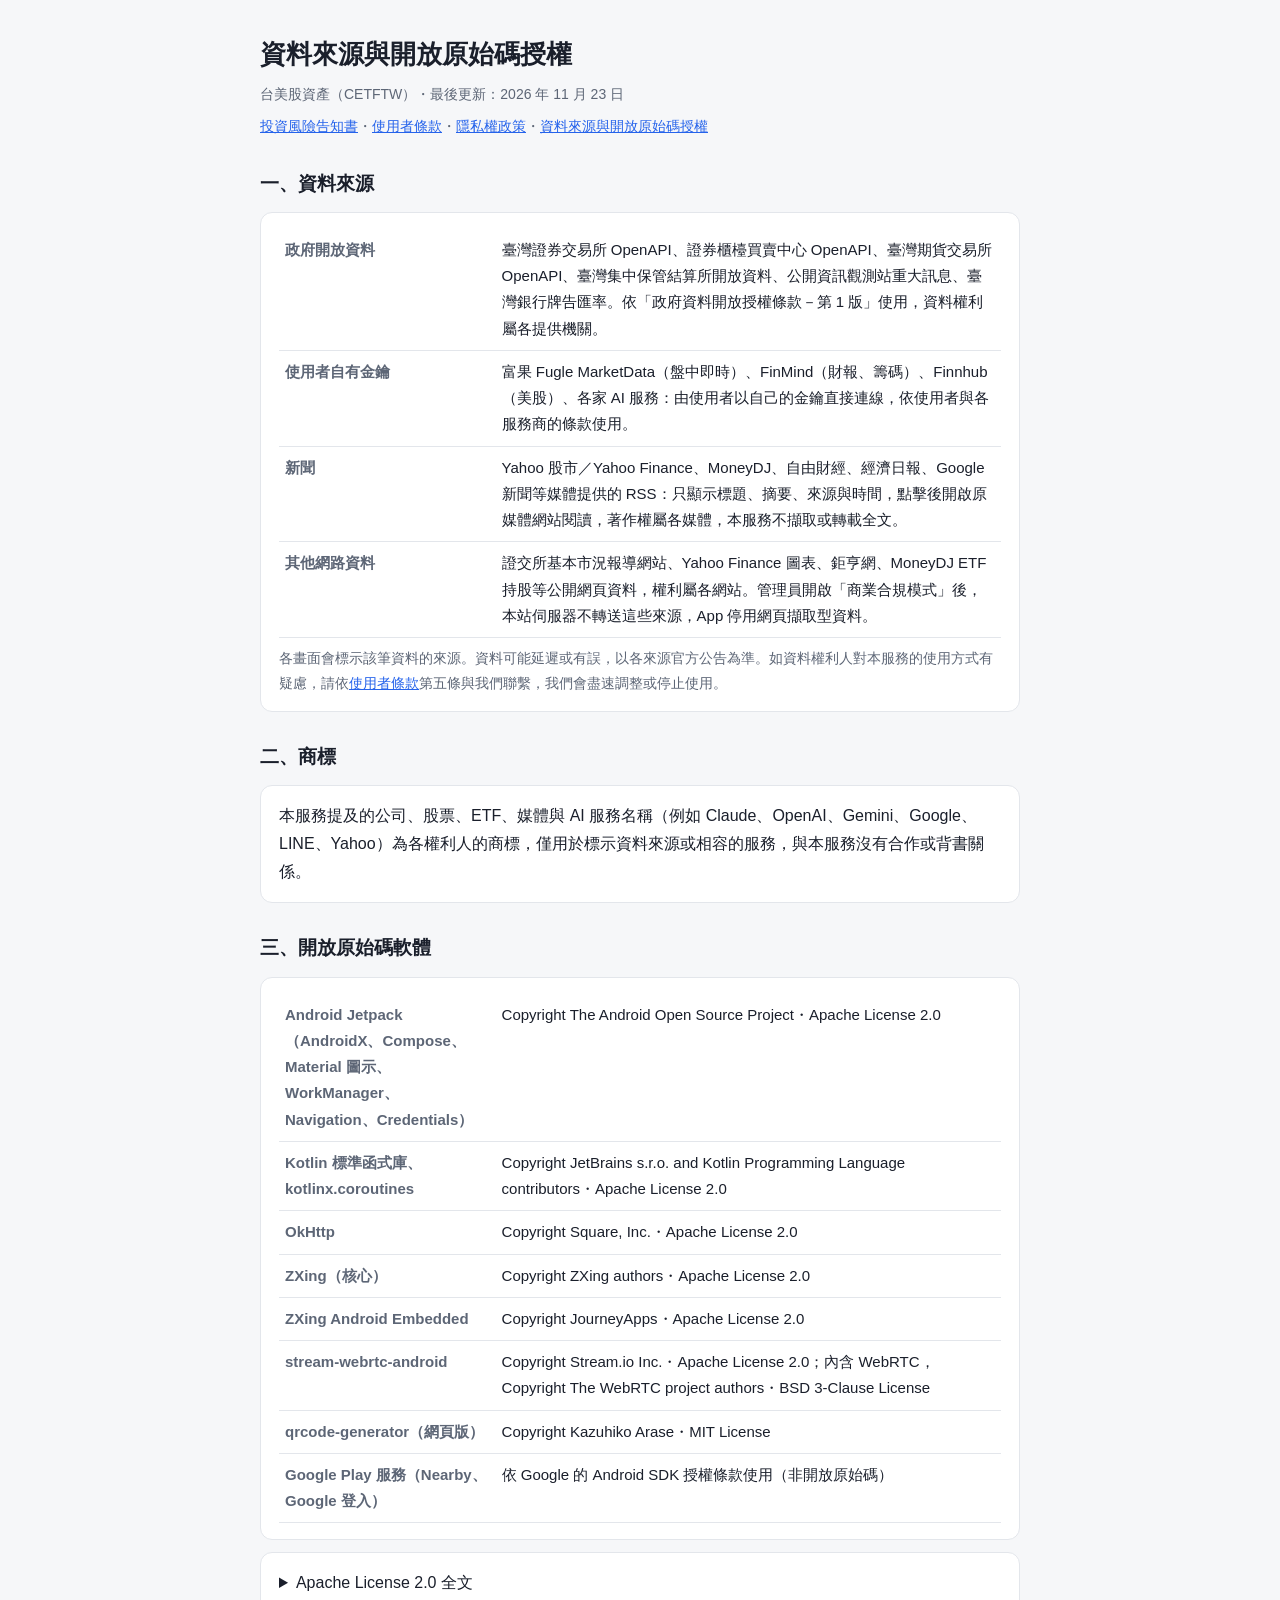
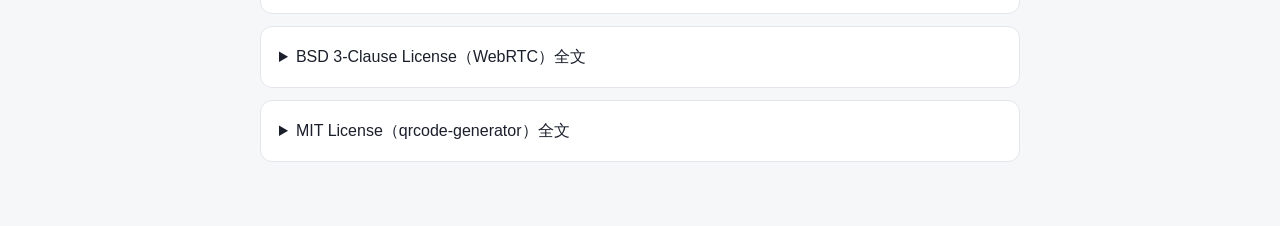
<file: web/notice.html>
<!doctype html>
<html lang="zh-Hant-TW">
<head>
<meta charset="utf-8">
<meta name="viewport" content="width=device-width, initial-scale=1">
<title>資料來源與開放原始碼授權｜台美股資產</title>
<style>
  :root { --bg: #f6f7f9; --card: #fff; --text: #1a1f2b; --muted: #5d6676; --line: #e3e6eb; --primary: #2563eb; }
  @media (prefers-color-scheme: dark) { :root { --bg: #11151c; --card: #1a2029; --text: #e7ebf1; --muted: #9aa4b2; --line: #2a323e; --primary: #6ea0ff; } }
  body { margin: 0; background: var(--bg); color: var(--text); font: 16px/1.75 -apple-system, "Segoe UI", "Noto Sans TC", "PingFang TC", sans-serif; }
  main { max-width: 760px; margin: 0 auto; padding: 24px 16px 64px; }
  h1 { font-size: 26px; margin: 8px 0 4px; } h2 { font-size: 19px; margin: 28px 0 8px; }
  .muted { color: var(--muted); font-size: 14px; }
  .card { background: var(--card); border: 1px solid var(--line); border-radius: 12px; padding: 16px 18px; margin-top: 12px; }
  table { width: 100%; border-collapse: collapse; font-size: 15px; } th, td { text-align: left; vertical-align: top; padding: 8px 6px; border-bottom: 1px solid var(--line); }
  th { color: var(--muted); font-weight: 600; width: 30%; } a { color: var(--primary); } ul { padding-left: 20px; margin: 6px 0; }
</style>
</head>
<body>
<main>
  <h1>資料來源與開放原始碼授權</h1>
  <div class="muted">台美股資產（CETFTW）・最後更新：2026 年 11 月 23 日</div>
  <div class="muted" style="margin-top:8px"><a href="/web/risk.html">投資風險告知書</a>・<a href="/web/terms.html">使用者條款</a>・<a href="/web/privacy.html">隱私權政策</a>・<a href="/web/notice.html">資料來源與開放原始碼授權</a></div>

  <h2>一、資料來源</h2>
  <div class="card"><table>
    <tr><th>政府開放資料</th><td>臺灣證券交易所 OpenAPI、證券櫃檯買賣中心 OpenAPI、臺灣期貨交易所 OpenAPI、臺灣集中保管結算所開放資料、公開資訊觀測站重大訊息、臺灣銀行牌告匯率。依「政府資料開放授權條款－第 1 版」使用，資料權利屬各提供機關。</td></tr>
    <tr><th>使用者自有金鑰</th><td>富果 Fugle MarketData（盤中即時）、FinMind（財報、籌碼）、Finnhub（美股）、各家 AI 服務：由使用者以自己的金鑰直接連線，依使用者與各服務商的條款使用。</td></tr>
    <tr><th>新聞</th><td>Yahoo 股市／Yahoo Finance、MoneyDJ、自由財經、經濟日報、Google 新聞等媒體提供的 RSS：只顯示標題、摘要、來源與時間，點擊後開啟原媒體網站閱讀，著作權屬各媒體，本服務不擷取或轉載全文。</td></tr>
    <tr><th>其他網路資料</th><td>證交所基本市況報導網站、Yahoo Finance 圖表、鉅亨網、MoneyDJ ETF 持股等公開網頁資料，權利屬各網站。管理員開啟「商業合規模式」後，本站伺服器不轉送這些來源，App 停用網頁擷取型資料。</td></tr>
  </table>
  <div class="muted" style="margin-top:8px">各畫面會標示該筆資料的來源。資料可能延遲或有誤，以各來源官方公告為準。如資料權利人對本服務的使用方式有疑慮，請依<a href="/web/terms.html">使用者條款</a>第五條與我們聯繫，我們會盡速調整或停止使用。</div></div>

  <h2>二、商標</h2>
  <div class="card">本服務提及的公司、股票、ETF、媒體與 AI 服務名稱（例如 Claude、OpenAI、Gemini、Google、LINE、Yahoo）為各權利人的商標，僅用於標示資料來源或相容的服務，與本服務沒有合作或背書關係。</div>

  <h2>三、開放原始碼軟體</h2>
  <div class="card"><table>
    <tr><th>Android Jetpack（AndroidX、Compose、Material 圖示、WorkManager、Navigation、Credentials）</th><td>Copyright The Android Open Source Project・Apache License 2.0</td></tr>
    <tr><th>Kotlin 標準函式庫、kotlinx.coroutines</th><td>Copyright JetBrains s.r.o. and Kotlin Programming Language contributors・Apache License 2.0</td></tr>
    <tr><th>OkHttp</th><td>Copyright Square, Inc.・Apache License 2.0</td></tr>
    <tr><th>ZXing（核心）</th><td>Copyright ZXing authors・Apache License 2.0</td></tr>
    <tr><th>ZXing Android Embedded</th><td>Copyright JourneyApps・Apache License 2.0</td></tr>
    <tr><th>stream-webrtc-android</th><td>Copyright Stream.io Inc.・Apache License 2.0；內含 WebRTC，Copyright The WebRTC project authors・BSD 3-Clause License</td></tr>
    <tr><th>qrcode-generator（網頁版）</th><td>Copyright Kazuhiko Arase・MIT License</td></tr>
    <tr><th>Google Play 服務（Nearby、Google 登入）</th><td>依 Google 的 Android SDK 授權條款使用（非開放原始碼）</td></tr>
  </table></div>

  <details class="card"><summary>Apache License 2.0 全文</summary><pre style="white-space:pre-wrap;font-size:12px;line-height:1.5;margin:8px 0 0">
                                 Apache License
                           Version 2.0, January 2004
                        http://www.apache.org/licenses/

   TERMS AND CONDITIONS FOR USE, REPRODUCTION, AND DISTRIBUTION

   1. Definitions.

      &quot;License&quot; shall mean the terms and conditions for use, reproduction,
      and distribution as defined by Sections 1 through 9 of this document.

      &quot;Licensor&quot; shall mean the copyright owner or entity authorized by
      the copyright owner that is granting the License.

      &quot;Legal Entity&quot; shall mean the union of the acting entity and all
      other entities that control, are controlled by, or are under common
      control with that entity. For the purposes of this definition,
      &quot;control&quot; means (i) the power, direct or indirect, to cause the
      direction or management of such entity, whether by contract or
      otherwise, or (ii) ownership of fifty percent (50%) or more of the
      outstanding shares, or (iii) beneficial ownership of such entity.

      &quot;You&quot; (or &quot;Your&quot;) shall mean an individual or Legal Entity
      exercising permissions granted by this License.

      &quot;Source&quot; form shall mean the preferred form for making modifications,
      including but not limited to software source code, documentation
      source, and configuration files.

      &quot;Object&quot; form shall mean any form resulting from mechanical
      transformation or translation of a Source form, including but
      not limited to compiled object code, generated documentation,
      and conversions to other media types.

      &quot;Work&quot; shall mean the work of authorship, whether in Source or
      Object form, made available under the License, as indicated by a
      copyright notice that is included in or attached to the work
      (an example is provided in the Appendix below).

      &quot;Derivative Works&quot; shall mean any work, whether in Source or Object
      form, that is based on (or derived from) the Work and for which the
      editorial revisions, annotations, elaborations, or other modifications
      represent, as a whole, an original work of authorship. For the purposes
      of this License, Derivative Works shall not include works that remain
      separable from, or merely link (or bind by name) to the interfaces of,
      the Work and Derivative Works thereof.

      &quot;Contribution&quot; shall mean any work of authorship, including
      the original version of the Work and any modifications or additions
      to that Work or Derivative Works thereof, that is intentionally
      submitted to Licensor for inclusion in the Work by the copyright owner
      or by an individual or Legal Entity authorized to submit on behalf of
      the copyright owner. For the purposes of this definition, &quot;submitted&quot;
      means any form of electronic, verbal, or written communication sent
      to the Licensor or its representatives, including but not limited to
      communication on electronic mailing lists, source code control systems,
      and issue tracking systems that are managed by, or on behalf of, the
      Licensor for the purpose of discussing and improving the Work, but
      excluding communication that is conspicuously marked or otherwise
      designated in writing by the copyright owner as &quot;Not a Contribution.&quot;

      &quot;Contributor&quot; shall mean Licensor and any individual or Legal Entity
      on behalf of whom a Contribution has been received by Licensor and
      subsequently incorporated within the Work.

   2. Grant of Copyright License. Subject to the terms and conditions of
      this License, each Contributor hereby grants to You a perpetual,
      worldwide, non-exclusive, no-charge, royalty-free, irrevocable
      copyright license to reproduce, prepare Derivative Works of,
      publicly display, publicly perform, sublicense, and distribute the
      Work and such Derivative Works in Source or Object form.

   3. Grant of Patent License. Subject to the terms and conditions of
      this License, each Contributor hereby grants to You a perpetual,
      worldwide, non-exclusive, no-charge, royalty-free, irrevocable
      (except as stated in this section) patent license to make, have made,
      use, offer to sell, sell, import, and otherwise transfer the Work,
      where such license applies only to those patent claims licensable
      by such Contributor that are necessarily infringed by their
      Contribution(s) alone or by combination of their Contribution(s)
      with the Work to which such Contribution(s) was submitted. If You
      institute patent litigation against any entity (including a
      cross-claim or counterclaim in a lawsuit) alleging that the Work
      or a Contribution incorporated within the Work constitutes direct
      or contributory patent infringement, then any patent licenses
      granted to You under this License for that Work shall terminate
      as of the date such litigation is filed.

   4. Redistribution. You may reproduce and distribute copies of the
      Work or Derivative Works thereof in any medium, with or without
      modifications, and in Source or Object form, provided that You
      meet the following conditions:

      (a) You must give any other recipients of the Work or
          Derivative Works a copy of this License; and

      (b) You must cause any modified files to carry prominent notices
          stating that You changed the files; and

      (c) You must retain, in the Source form of any Derivative Works
          that You distribute, all copyright, patent, trademark, and
          attribution notices from the Source form of the Work,
          excluding those notices that do not pertain to any part of
          the Derivative Works; and

      (d) If the Work includes a &quot;NOTICE&quot; text file as part of its
          distribution, then any Derivative Works that You distribute must
          include a readable copy of the attribution notices contained
          within such NOTICE file, excluding those notices that do not
          pertain to any part of the Derivative Works, in at least one
          of the following places: within a NOTICE text file distributed
          as part of the Derivative Works; within the Source form or
          documentation, if provided along with the Derivative Works; or,
          within a display generated by the Derivative Works, if and
          wherever such third-party notices normally appear. The contents
          of the NOTICE file are for informational purposes only and
          do not modify the License. You may add Your own attribution
          notices within Derivative Works that You distribute, alongside
          or as an addendum to the NOTICE text from the Work, provided
          that such additional attribution notices cannot be construed
          as modifying the License.

      You may add Your own copyright statement to Your modifications and
      may provide additional or different license terms and conditions
      for use, reproduction, or distribution of Your modifications, or
      for any such Derivative Works as a whole, provided Your use,
      reproduction, and distribution of the Work otherwise complies with
      the conditions stated in this License.

   5. Submission of Contributions. Unless You explicitly state otherwise,
      any Contribution intentionally submitted for inclusion in the Work
      by You to the Licensor shall be under the terms and conditions of
      this License, without any additional terms or conditions.
      Notwithstanding the above, nothing herein shall supersede or modify
      the terms of any separate license agreement you may have executed
      with Licensor regarding such Contributions.

   6. Trademarks. This License does not grant permission to use the trade
      names, trademarks, service marks, or product names of the Licensor,
      except as required for reasonable and customary use in describing the
      origin of the Work and reproducing the content of the NOTICE file.

   7. Disclaimer of Warranty. Unless required by applicable law or
      agreed to in writing, Licensor provides the Work (and each
      Contributor provides its Contributions) on an &quot;AS IS&quot; BASIS,
      WITHOUT WARRANTIES OR CONDITIONS OF ANY KIND, either express or
      implied, including, without limitation, any warranties or conditions
      of TITLE, NON-INFRINGEMENT, MERCHANTABILITY, or FITNESS FOR A
      PARTICULAR PURPOSE. You are solely responsible for determining the
      appropriateness of using or redistributing the Work and assume any
      risks associated with Your exercise of permissions under this License.

   8. Limitation of Liability. In no event and under no legal theory,
      whether in tort (including negligence), contract, or otherwise,
      unless required by applicable law (such as deliberate and grossly
      negligent acts) or agreed to in writing, shall any Contributor be
      liable to You for damages, including any direct, indirect, special,
      incidental, or consequential damages of any character arising as a
      result of this License or out of the use or inability to use the
      Work (including but not limited to damages for loss of goodwill,
      work stoppage, computer failure or malfunction, or any and all
      other commercial damages or losses), even if such Contributor
      has been advised of the possibility of such damages.

   9. Accepting Warranty or Additional Liability. While redistributing
      the Work or Derivative Works thereof, You may choose to offer,
      and charge a fee for, acceptance of support, warranty, indemnity,
      or other liability obligations and/or rights consistent with this
      License. However, in accepting such obligations, You may act only
      on Your own behalf and on Your sole responsibility, not on behalf
      of any other Contributor, and only if You agree to indemnify,
      defend, and hold each Contributor harmless for any liability
      incurred by, or claims asserted against, such Contributor by reason
      of your accepting any such warranty or additional liability.

   END OF TERMS AND CONDITIONS

   APPENDIX: How to apply the Apache License to your work.

      To apply the Apache License to your work, attach the following
      boilerplate notice, with the fields enclosed by brackets &quot;[]&quot;
      replaced with your own identifying information. (Don&#x27;t include
      the brackets!)  The text should be enclosed in the appropriate
      comment syntax for the file format. We also recommend that a
      file or class name and description of purpose be included on the
      same &quot;printed page&quot; as the copyright notice for easier
      identification within third-party archives.

   Copyright [yyyy] [name of copyright owner]

   Licensed under the Apache License, Version 2.0 (the &quot;License&quot;);
   you may not use this file except in compliance with the License.
   You may obtain a copy of the License at

       http://www.apache.org/licenses/LICENSE-2.0

   Unless required by applicable law or agreed to in writing, software
   distributed under the License is distributed on an &quot;AS IS&quot; BASIS,
   WITHOUT WARRANTIES OR CONDITIONS OF ANY KIND, either express or implied.
   See the License for the specific language governing permissions and
   limitations under the License.
</pre></details>
  <details class="card"><summary>BSD 3-Clause License（WebRTC）全文</summary><pre style="white-space:pre-wrap;font-size:12px;line-height:1.5;margin:8px 0 0">Copyright (c) 2011, The WebRTC project authors. All rights reserved.

Redistribution and use in source and binary forms, with or without
modification, are permitted provided that the following conditions are
met:

  * Redistributions of source code must retain the above copyright
    notice, this list of conditions and the following disclaimer.

  * Redistributions in binary form must reproduce the above copyright
    notice, this list of conditions and the following disclaimer in
    the documentation and/or other materials provided with the
    distribution.

  * Neither the name of Google nor the names of its contributors may
    be used to endorse or promote products derived from this software
    without specific prior written permission.

THIS SOFTWARE IS PROVIDED BY THE COPYRIGHT HOLDERS AND CONTRIBUTORS
&quot;AS IS&quot; AND ANY EXPRESS OR IMPLIED WARRANTIES, INCLUDING, BUT NOT
LIMITED TO, THE IMPLIED WARRANTIES OF MERCHANTABILITY AND FITNESS FOR
A PARTICULAR PURPOSE ARE DISCLAIMED. IN NO EVENT SHALL THE COPYRIGHT
HOLDER OR CONTRIBUTORS BE LIABLE FOR ANY DIRECT, INDIRECT, INCIDENTAL,
SPECIAL, EXEMPLARY, OR CONSEQUENTIAL DAMAGES (INCLUDING, BUT NOT
LIMITED TO, PROCUREMENT OF SUBSTITUTE GOODS OR SERVICES; LOSS OF USE,
DATA, OR PROFITS; OR BUSINESS INTERRUPTION) HOWEVER CAUSED AND ON ANY
THEORY OF LIABILITY, WHETHER IN CONTRACT, STRICT LIABILITY, OR TORT
(INCLUDING NEGLIGENCE OR OTHERWISE) ARISING IN ANY WAY OUT OF THE USE
OF THIS SOFTWARE, EVEN IF ADVISED OF THE POSSIBILITY OF SUCH DAMAGE.</pre></details>
  <details class="card"><summary>MIT License（qrcode-generator）全文</summary><pre style="white-space:pre-wrap;font-size:12px;line-height:1.5;margin:8px 0 0">Copyright (c) 2009 Kazuhiko Arase

Permission is hereby granted, free of charge, to any person obtaining a copy
of this software and associated documentation files (the &quot;Software&quot;), to deal
in the Software without restriction, including without limitation the rights
to use, copy, modify, merge, publish, distribute, sublicense, and/or sell
copies of the Software, and to permit persons to whom the Software is
furnished to do so, subject to the following conditions:

The above copyright notice and this permission notice shall be included in
all copies or substantial portions of the Software.

THE SOFTWARE IS PROVIDED &quot;AS IS&quot;, WITHOUT WARRANTY OF ANY KIND, EXPRESS OR
IMPLIED, INCLUDING BUT NOT LIMITED TO THE WARRANTIES OF MERCHANTABILITY,
FITNESS FOR A PARTICULAR PURPOSE AND NONINFRINGEMENT. IN NO EVENT SHALL THE
AUTHORS OR COPYRIGHT HOLDERS BE LIABLE FOR ANY CLAIM, DAMAGES OR OTHER
LIABILITY, WHETHER IN AN ACTION OF CONTRACT, TORT OR OTHERWISE, ARISING FROM,
OUT OF OR IN CONNECTION WITH THE SOFTWARE OR THE USE OR OTHER DEALINGS IN
THE SOFTWARE.</pre></details>

</main>
</body>
</html>
</file>
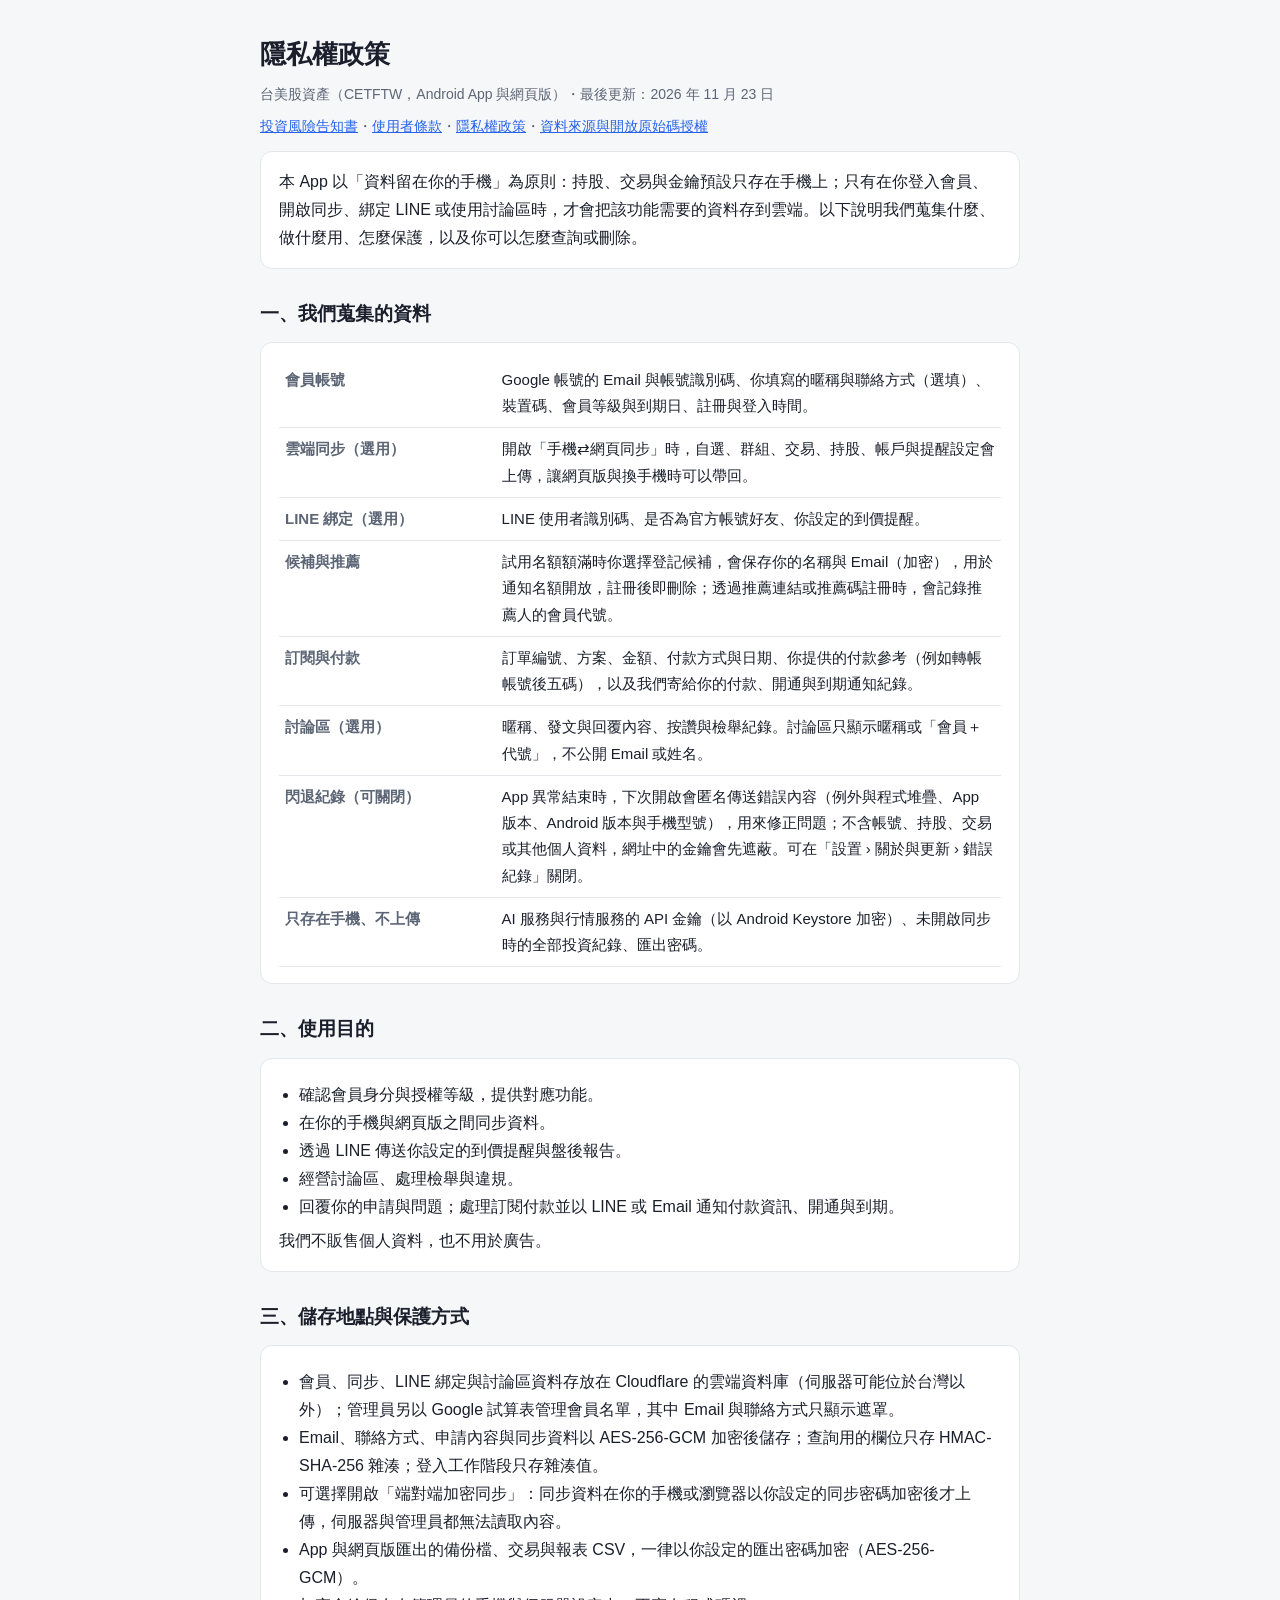
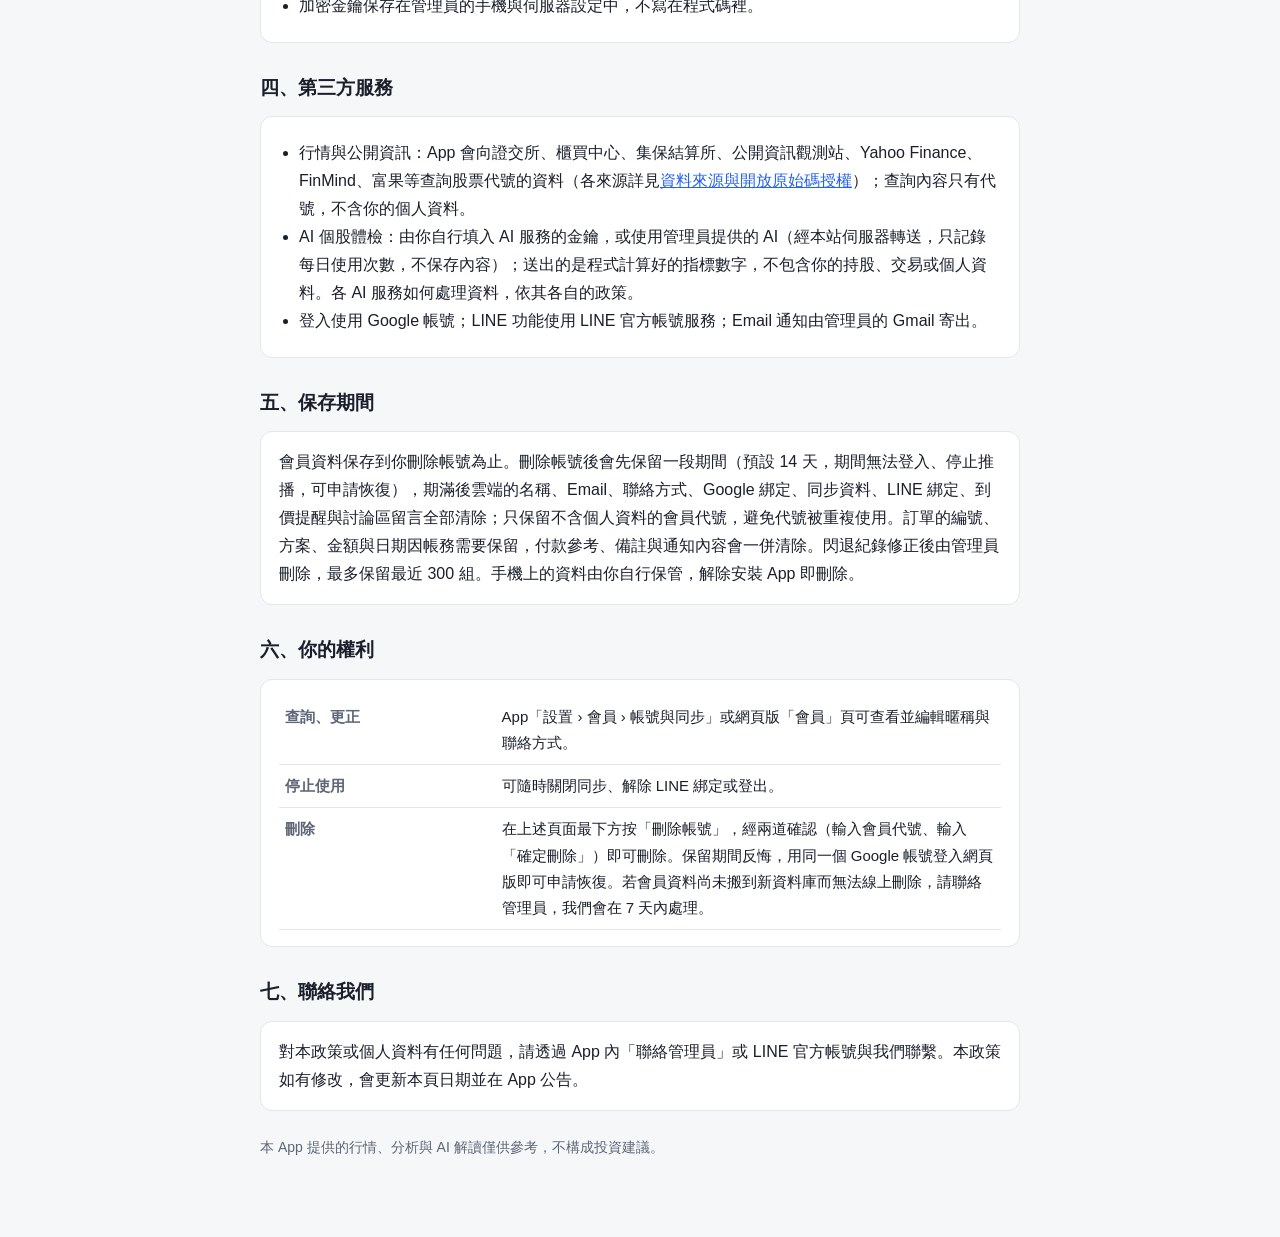
<file: web/privacy.html>
<!doctype html>
<html lang="zh-Hant-TW">
<head>
<meta charset="utf-8">
<meta name="viewport" content="width=device-width, initial-scale=1">
<title>隱私權政策｜台美股資產</title>
<style>
  :root { --bg: #f6f7f9; --card: #fff; --text: #1a1f2b; --muted: #5d6676; --line: #e3e6eb; --primary: #2563eb; }
  @media (prefers-color-scheme: dark) { :root { --bg: #11151c; --card: #1a2029; --text: #e7ebf1; --muted: #9aa4b2; --line: #2a323e; --primary: #6ea0ff; } }
  body { margin: 0; background: var(--bg); color: var(--text); font: 16px/1.75 -apple-system, "Segoe UI", "Noto Sans TC", "PingFang TC", sans-serif; }
  main { max-width: 760px; margin: 0 auto; padding: 24px 16px 64px; }
  h1 { font-size: 26px; margin: 8px 0 4px; } h2 { font-size: 19px; margin: 28px 0 8px; }
  .muted { color: var(--muted); font-size: 14px; }
  .card { background: var(--card); border: 1px solid var(--line); border-radius: 12px; padding: 16px 18px; margin-top: 12px; }
  table { width: 100%; border-collapse: collapse; font-size: 15px; } th, td { text-align: left; vertical-align: top; padding: 8px 6px; border-bottom: 1px solid var(--line); }
  th { color: var(--muted); font-weight: 600; width: 30%; } a { color: var(--primary); } ul { padding-left: 20px; margin: 6px 0; }
</style>
</head>
<body>
<main>
  <h1>隱私權政策</h1>
  <div class="muted">台美股資產（CETFTW，Android App 與網頁版）・最後更新：2026 年 11 月 23 日</div>
  <div class="muted" style="margin-top:8px"><a href="/web/risk.html">投資風險告知書</a>・<a href="/web/terms.html">使用者條款</a>・<a href="/web/privacy.html">隱私權政策</a>・<a href="/web/notice.html">資料來源與開放原始碼授權</a></div>

  <div class="card">本 App 以「資料留在你的手機」為原則：持股、交易與金鑰預設只存在手機上；只有在你登入會員、開啟同步、綁定 LINE 或使用討論區時，才會把該功能需要的資料存到雲端。以下說明我們蒐集什麼、做什麼用、怎麼保護，以及你可以怎麼查詢或刪除。</div>

  <h2>一、我們蒐集的資料</h2>
  <div class="card"><table>
    <tr><th>會員帳號</th><td>Google 帳號的 Email 與帳號識別碼、你填寫的暱稱與聯絡方式（選填）、裝置碼、會員等級與到期日、註冊與登入時間。</td></tr>
    <tr><th>雲端同步（選用）</th><td>開啟「手機⇄網頁同步」時，自選、群組、交易、持股、帳戶與提醒設定會上傳，讓網頁版與換手機時可以帶回。</td></tr>
    <tr><th>LINE 綁定（選用）</th><td>LINE 使用者識別碼、是否為官方帳號好友、你設定的到價提醒。</td></tr>
    <tr><th>候補與推薦</th><td>試用名額額滿時你選擇登記候補，會保存你的名稱與 Email（加密），用於通知名額開放，註冊後即刪除；透過推薦連結或推薦碼註冊時，會記錄推薦人的會員代號。</td></tr>
    <tr><th>訂閱與付款</th><td>訂單編號、方案、金額、付款方式與日期、你提供的付款參考（例如轉帳帳號後五碼），以及我們寄給你的付款、開通與到期通知紀錄。</td></tr>
    <tr><th>討論區（選用）</th><td>暱稱、發文與回覆內容、按讚與檢舉紀錄。討論區只顯示暱稱或「會員＋代號」，不公開 Email 或姓名。</td></tr>
    <tr><th>閃退紀錄（可關閉）</th><td>App 異常結束時，下次開啟會匿名傳送錯誤內容（例外與程式堆疊、App 版本、Android 版本與手機型號），用來修正問題；不含帳號、持股、交易或其他個人資料，網址中的金鑰會先遮蔽。可在「設置 › 關於與更新 › 錯誤紀錄」關閉。</td></tr>
    <tr><th>只存在手機、不上傳</th><td>AI 服務與行情服務的 API 金鑰（以 Android Keystore 加密）、未開啟同步時的全部投資紀錄、匯出密碼。</td></tr>
  </table></div>

  <h2>二、使用目的</h2>
  <div class="card"><ul>
    <li>確認會員身分與授權等級，提供對應功能。</li>
    <li>在你的手機與網頁版之間同步資料。</li>
    <li>透過 LINE 傳送你設定的到價提醒與盤後報告。</li>
    <li>經營討論區、處理檢舉與違規。</li>
    <li>回覆你的申請與問題；處理訂閱付款並以 LINE 或 Email 通知付款資訊、開通與到期。</li>
  </ul>我們不販售個人資料，也不用於廣告。</div>

  <h2>三、儲存地點與保護方式</h2>
  <div class="card"><ul>
    <li>會員、同步、LINE 綁定與討論區資料存放在 Cloudflare 的雲端資料庫（伺服器可能位於台灣以外）；管理員另以 Google 試算表管理會員名單，其中 Email 與聯絡方式只顯示遮罩。</li>
    <li>Email、聯絡方式、申請內容與同步資料以 AES-256-GCM 加密後儲存；查詢用的欄位只存 HMAC-SHA-256 雜湊；登入工作階段只存雜湊值。</li>
    <li>可選擇開啟「端對端加密同步」：同步資料在你的手機或瀏覽器以你設定的同步密碼加密後才上傳，伺服器與管理員都無法讀取內容。</li>
    <li>App 與網頁版匯出的備份檔、交易與報表 CSV，一律以你設定的匯出密碼加密（AES-256-GCM）。</li>
    <li>加密金鑰保存在管理員的手機與伺服器設定中，不寫在程式碼裡。</li>
  </ul></div>

  <h2>四、第三方服務</h2>
  <div class="card"><ul>
    <li>行情與公開資訊：App 會向證交所、櫃買中心、集保結算所、公開資訊觀測站、Yahoo Finance、FinMind、富果等查詢股票代號的資料（各來源詳見<a href="/web/notice.html">資料來源與開放原始碼授權</a>）；查詢內容只有代號，不含你的個人資料。</li>
    <li>AI 個股體檢：由你自行填入 AI 服務的金鑰，或使用管理員提供的 AI（經本站伺服器轉送，只記錄每日使用次數，不保存內容）；送出的是程式計算好的指標數字，不包含你的持股、交易或個人資料。各 AI 服務如何處理資料，依其各自的政策。</li>
    <li>登入使用 Google 帳號；LINE 功能使用 LINE 官方帳號服務；Email 通知由管理員的 Gmail 寄出。</li>
  </ul></div>

  <h2>五、保存期間</h2>
  <div class="card">會員資料保存到你刪除帳號為止。刪除帳號後會先保留一段期間（預設 14 天，期間無法登入、停止推播，可申請恢復），期滿後雲端的名稱、Email、聯絡方式、Google 綁定、同步資料、LINE 綁定、到價提醒與討論區留言全部清除；只保留不含個人資料的會員代號，避免代號被重複使用。訂單的編號、方案、金額與日期因帳務需要保留，付款參考、備註與通知內容會一併清除。閃退紀錄修正後由管理員刪除，最多保留最近 300 組。手機上的資料由你自行保管，解除安裝 App 即刪除。</div>

  <h2>六、你的權利</h2>
  <div class="card"><table>
    <tr><th>查詢、更正</th><td>App「設置 › 會員 › 帳號與同步」或網頁版「會員」頁可查看並編輯暱稱與聯絡方式。</td></tr>
    <tr><th>停止使用</th><td>可隨時關閉同步、解除 LINE 綁定或登出。</td></tr>
    <tr><th>刪除</th><td>在上述頁面最下方按「刪除帳號」，經兩道確認（輸入會員代號、輸入「確定刪除」）即可刪除。保留期間反悔，用同一個 Google 帳號登入網頁版即可申請恢復。若會員資料尚未搬到新資料庫而無法線上刪除，請聯絡管理員，我們會在 7 天內處理。</td></tr>
  </table></div>

  <h2>七、聯絡我們</h2>
  <div class="card">對本政策或個人資料有任何問題，請透過 App 內「聯絡管理員」或 LINE 官方帳號與我們聯繫。本政策如有修改，會更新本頁日期並在 App 公告。</div>

  <p class="muted" style="margin-top:24px">本 App 提供的行情、分析與 AI 解讀僅供參考，不構成投資建議。</p>
</main>
</body>
</html>
</file>
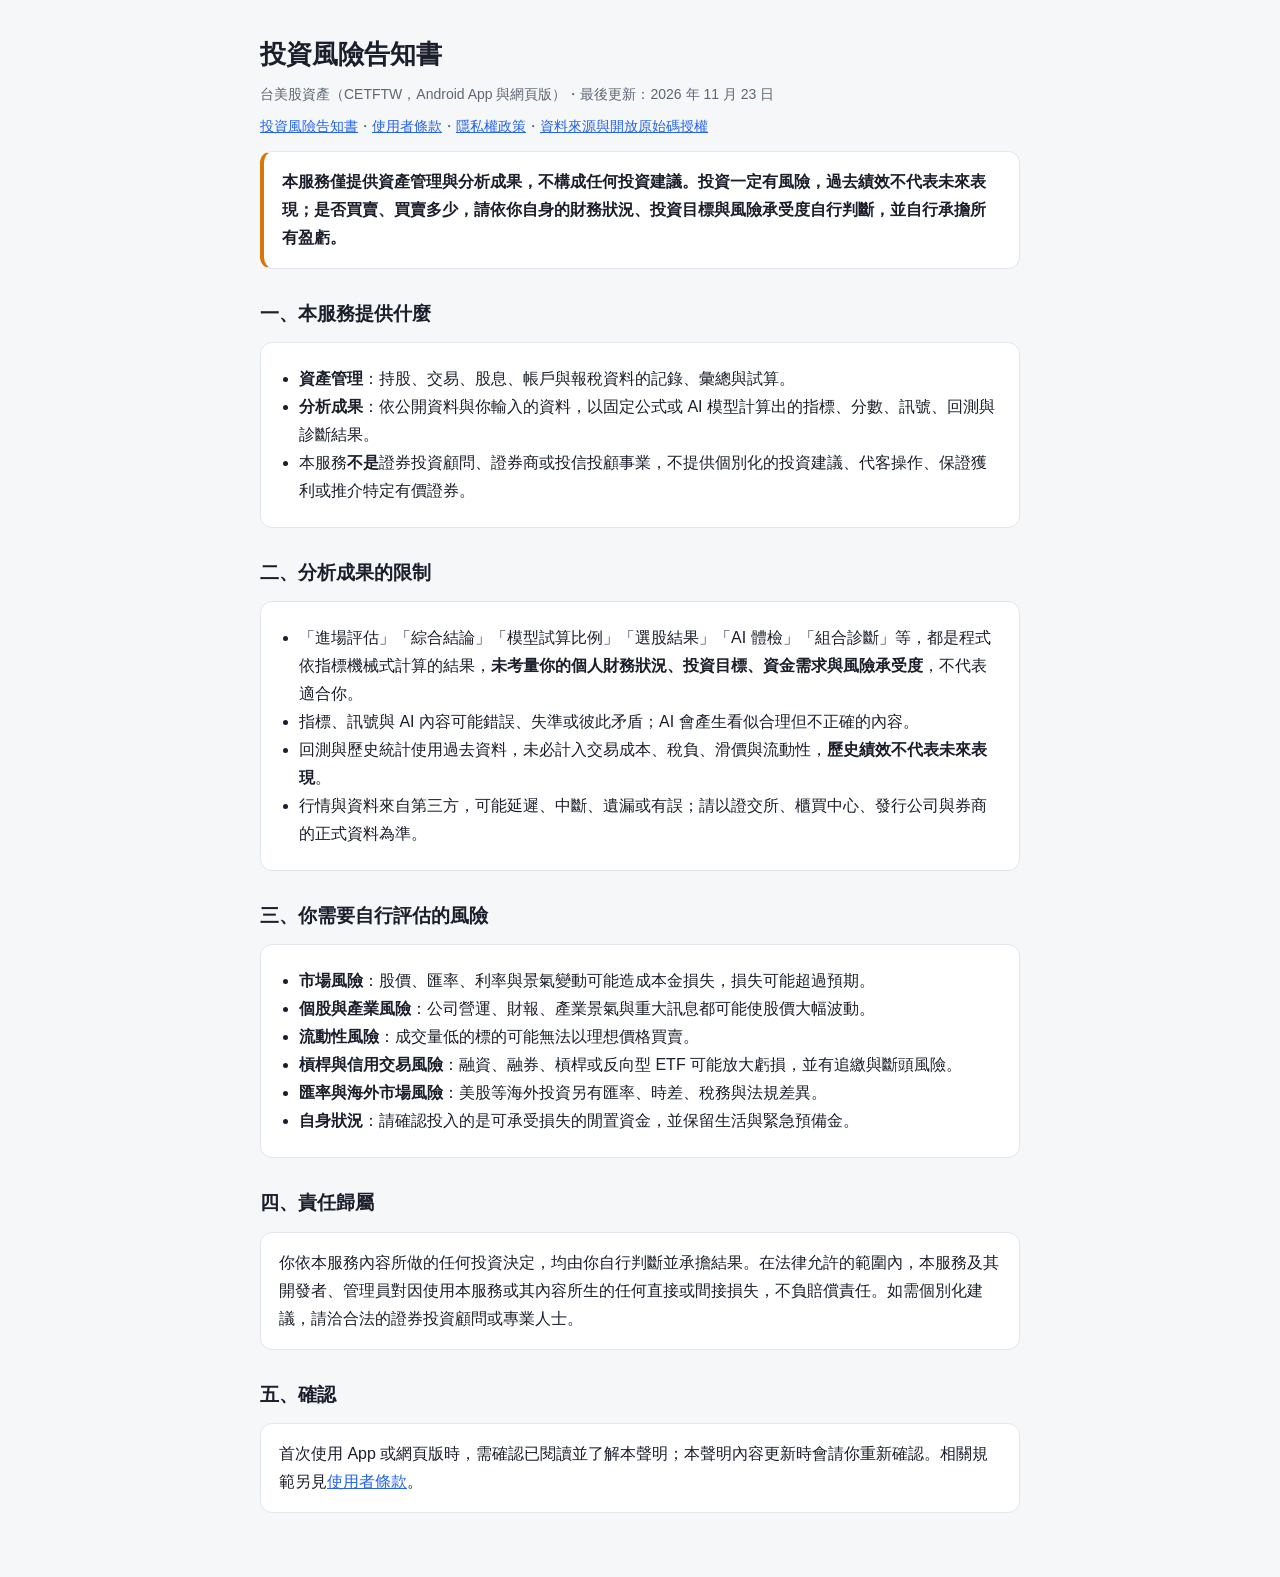
<file: web/risk.html>
<!doctype html>
<html lang="zh-Hant-TW">
<head>
<meta charset="utf-8">
<meta name="viewport" content="width=device-width, initial-scale=1">
<title>投資風險告知書｜台美股資產</title>
<style>
  :root { --bg: #f6f7f9; --card: #fff; --text: #1a1f2b; --muted: #5d6676; --line: #e3e6eb; --primary: #2563eb; }
  @media (prefers-color-scheme: dark) { :root { --bg: #11151c; --card: #1a2029; --text: #e7ebf1; --muted: #9aa4b2; --line: #2a323e; --primary: #6ea0ff; } }
  body { margin: 0; background: var(--bg); color: var(--text); font: 16px/1.75 -apple-system, "Segoe UI", "Noto Sans TC", "PingFang TC", sans-serif; }
  main { max-width: 760px; margin: 0 auto; padding: 24px 16px 64px; }
  h1 { font-size: 26px; margin: 8px 0 4px; } h2 { font-size: 19px; margin: 28px 0 8px; }
  .muted { color: var(--muted); font-size: 14px; }
  .card { background: var(--card); border: 1px solid var(--line); border-radius: 12px; padding: 16px 18px; margin-top: 12px; }
  table { width: 100%; border-collapse: collapse; font-size: 15px; } th, td { text-align: left; vertical-align: top; padding: 8px 6px; border-bottom: 1px solid var(--line); }
  th { color: var(--muted); font-weight: 600; width: 30%; } a { color: var(--primary); } ul { padding-left: 20px; margin: 6px 0; }
</style>
</head>
<body>
<main>
  <h1>投資風險告知書</h1>
  <div class="muted">台美股資產（CETFTW，Android App 與網頁版）・最後更新：2026 年 11 月 23 日</div>
  <div class="muted" style="margin-top:8px"><a href="/web/risk.html">投資風險告知書</a>・<a href="/web/terms.html">使用者條款</a>・<a href="/web/privacy.html">隱私權政策</a>・<a href="/web/notice.html">資料來源與開放原始碼授權</a></div>

  <div class="card" style="border-left:4px solid #d97706"><b>本服務僅提供資產管理與分析成果，不構成任何投資建議。投資一定有風險，過去績效不代表未來表現；是否買賣、買賣多少，請依你自身的財務狀況、投資目標與風險承受度自行判斷，並自行承擔所有盈虧。</b></div>

  <h2>一、本服務提供什麼</h2>
  <div class="card"><ul>
    <li><b>資產管理</b>：持股、交易、股息、帳戶與報稅資料的記錄、彙總與試算。</li>
    <li><b>分析成果</b>：依公開資料與你輸入的資料，以固定公式或 AI 模型計算出的指標、分數、訊號、回測與診斷結果。</li>
    <li>本服務<b>不是</b>證券投資顧問、證券商或投信投顧事業，不提供個別化的投資建議、代客操作、保證獲利或推介特定有價證券。</li>
  </ul></div>

  <h2>二、分析成果的限制</h2>
  <div class="card"><ul>
    <li>「進場評估」「綜合結論」「模型試算比例」「選股結果」「AI 體檢」「組合診斷」等，都是程式依指標機械式計算的結果，<b>未考量你的個人財務狀況、投資目標、資金需求與風險承受度</b>，不代表適合你。</li>
    <li>指標、訊號與 AI 內容可能錯誤、失準或彼此矛盾；AI 會產生看似合理但不正確的內容。</li>
    <li>回測與歷史統計使用過去資料，未必計入交易成本、稅負、滑價與流動性，<b>歷史績效不代表未來表現</b>。</li>
    <li>行情與資料來自第三方，可能延遲、中斷、遺漏或有誤；請以證交所、櫃買中心、發行公司與券商的正式資料為準。</li>
  </ul></div>

  <h2>三、你需要自行評估的風險</h2>
  <div class="card"><ul>
    <li><b>市場風險</b>：股價、匯率、利率與景氣變動可能造成本金損失，損失可能超過預期。</li>
    <li><b>個股與產業風險</b>：公司營運、財報、產業景氣與重大訊息都可能使股價大幅波動。</li>
    <li><b>流動性風險</b>：成交量低的標的可能無法以理想價格買賣。</li>
    <li><b>槓桿與信用交易風險</b>：融資、融券、槓桿或反向型 ETF 可能放大虧損，並有追繳與斷頭風險。</li>
    <li><b>匯率與海外市場風險</b>：美股等海外投資另有匯率、時差、稅務與法規差異。</li>
    <li><b>自身狀況</b>：請確認投入的是可承受損失的閒置資金，並保留生活與緊急預備金。</li>
  </ul></div>

  <h2>四、責任歸屬</h2>
  <div class="card">你依本服務內容所做的任何投資決定，均由你自行判斷並承擔結果。在法律允許的範圍內，本服務及其開發者、管理員對因使用本服務或其內容所生的任何直接或間接損失，不負賠償責任。如需個別化建議，請洽合法的證券投資顧問或專業人士。</div>

  <h2>五、確認</h2>
  <div class="card">首次使用 App 或網頁版時，需確認已閱讀並了解本聲明；本聲明內容更新時會請你重新確認。相關規範另見<a href="/web/terms.html">使用者條款</a>。</div>

</main>
</body>
</html>
</file>
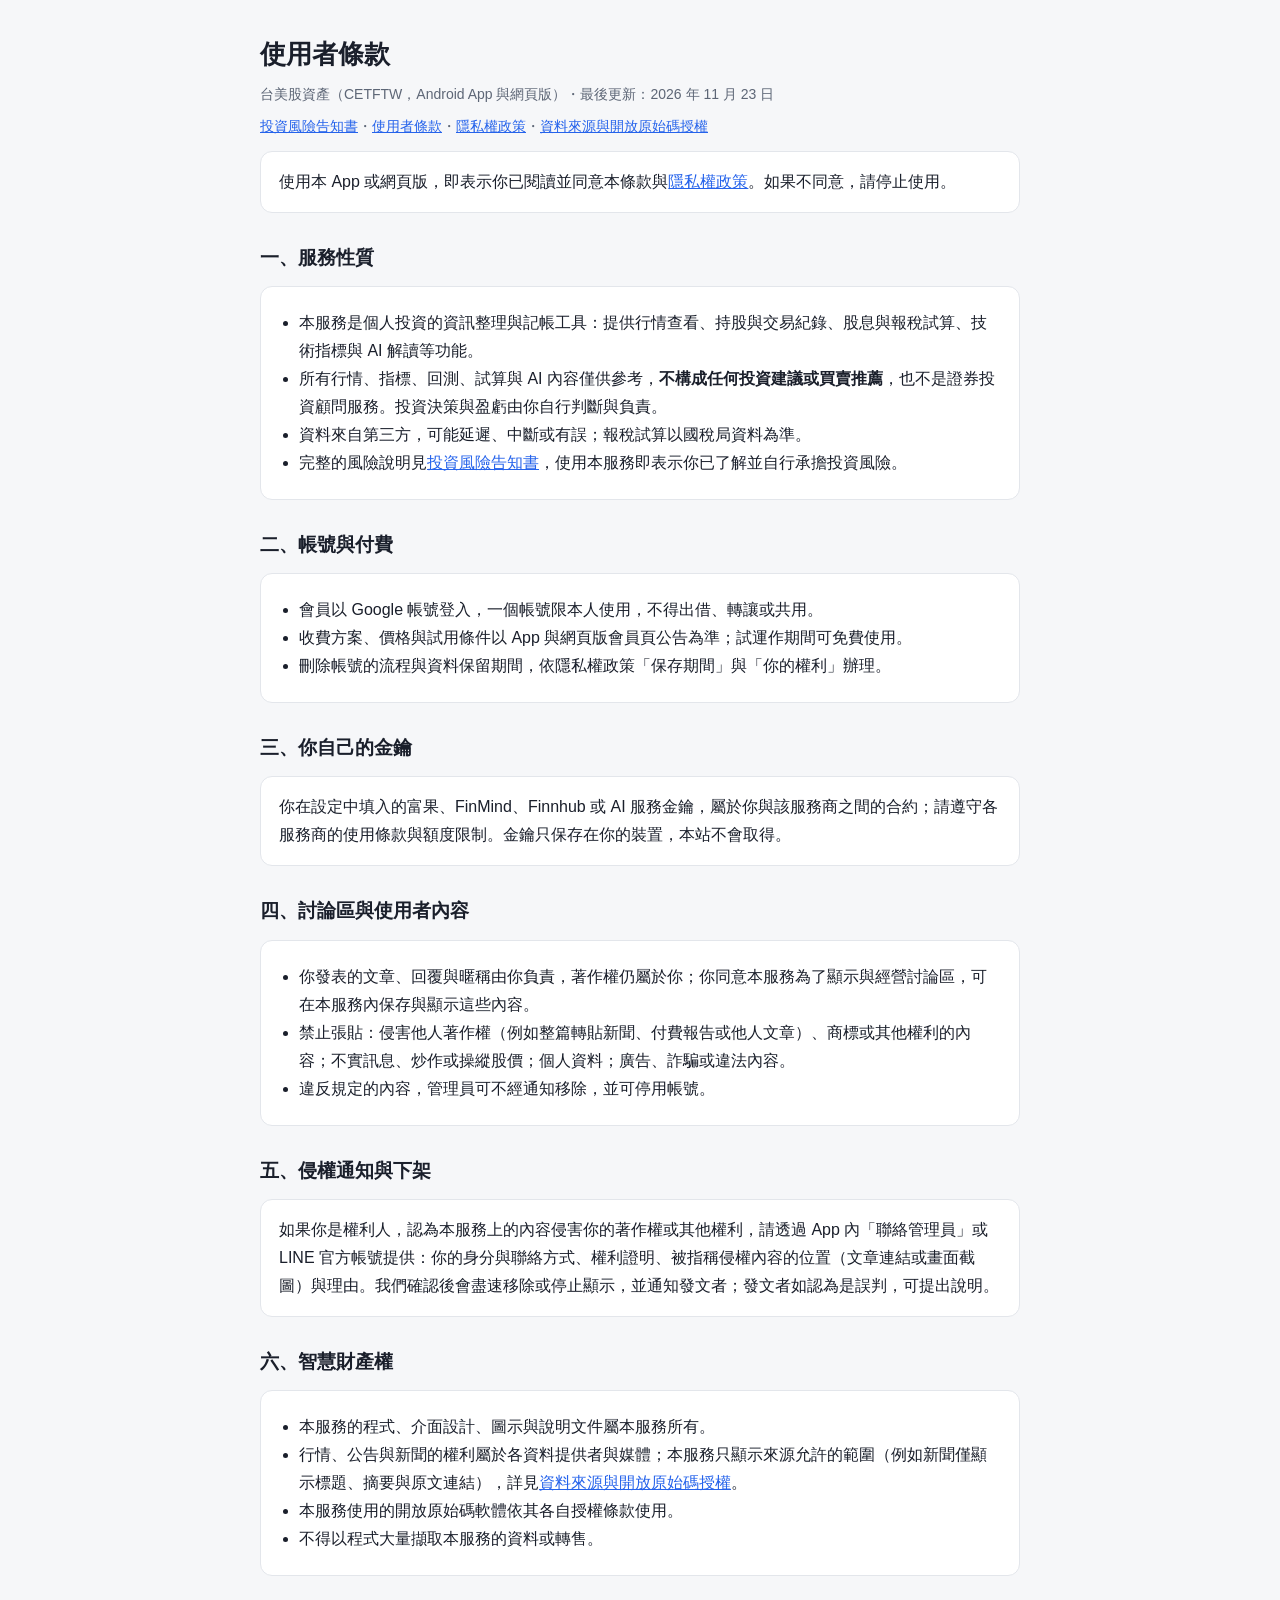
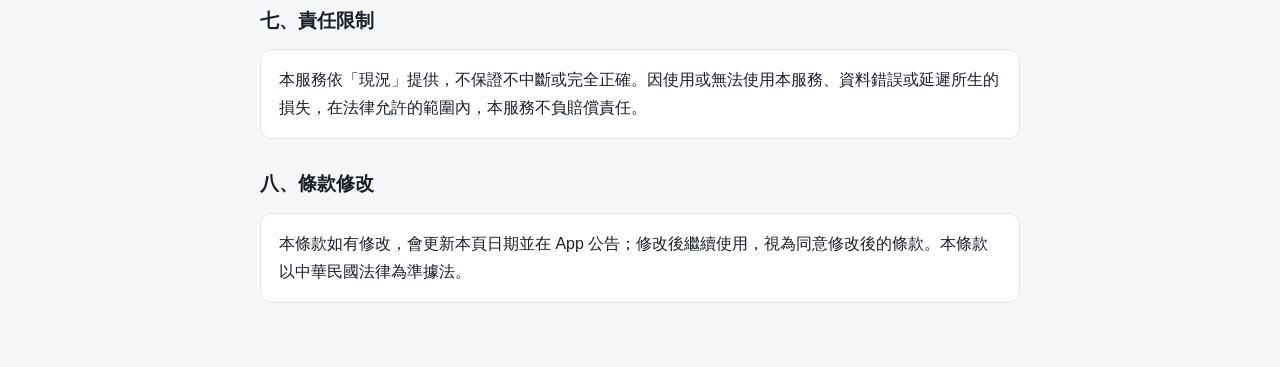
<file: web/terms.html>
<!doctype html>
<html lang="zh-Hant-TW">
<head>
<meta charset="utf-8">
<meta name="viewport" content="width=device-width, initial-scale=1">
<title>使用者條款｜台美股資產</title>
<style>
  :root { --bg: #f6f7f9; --card: #fff; --text: #1a1f2b; --muted: #5d6676; --line: #e3e6eb; --primary: #2563eb; }
  @media (prefers-color-scheme: dark) { :root { --bg: #11151c; --card: #1a2029; --text: #e7ebf1; --muted: #9aa4b2; --line: #2a323e; --primary: #6ea0ff; } }
  body { margin: 0; background: var(--bg); color: var(--text); font: 16px/1.75 -apple-system, "Segoe UI", "Noto Sans TC", "PingFang TC", sans-serif; }
  main { max-width: 760px; margin: 0 auto; padding: 24px 16px 64px; }
  h1 { font-size: 26px; margin: 8px 0 4px; } h2 { font-size: 19px; margin: 28px 0 8px; }
  .muted { color: var(--muted); font-size: 14px; }
  .card { background: var(--card); border: 1px solid var(--line); border-radius: 12px; padding: 16px 18px; margin-top: 12px; }
  table { width: 100%; border-collapse: collapse; font-size: 15px; } th, td { text-align: left; vertical-align: top; padding: 8px 6px; border-bottom: 1px solid var(--line); }
  th { color: var(--muted); font-weight: 600; width: 30%; } a { color: var(--primary); } ul { padding-left: 20px; margin: 6px 0; }
</style>
</head>
<body>
<main>
  <h1>使用者條款</h1>
  <div class="muted">台美股資產（CETFTW，Android App 與網頁版）・最後更新：2026 年 11 月 23 日</div>
  <div class="muted" style="margin-top:8px"><a href="/web/risk.html">投資風險告知書</a>・<a href="/web/terms.html">使用者條款</a>・<a href="/web/privacy.html">隱私權政策</a>・<a href="/web/notice.html">資料來源與開放原始碼授權</a></div>

  <div class="card">使用本 App 或網頁版，即表示你已閱讀並同意本條款與<a href="/web/privacy.html">隱私權政策</a>。如果不同意，請停止使用。</div>

  <h2>一、服務性質</h2>
  <div class="card"><ul>
    <li>本服務是個人投資的資訊整理與記帳工具：提供行情查看、持股與交易紀錄、股息與報稅試算、技術指標與 AI 解讀等功能。</li>
    <li>所有行情、指標、回測、試算與 AI 內容僅供參考，<b>不構成任何投資建議或買賣推薦</b>，也不是證券投資顧問服務。投資決策與盈虧由你自行判斷與負責。</li>
    <li>資料來自第三方，可能延遲、中斷或有誤；報稅試算以國稅局資料為準。</li>
    <li>完整的風險說明見<a href="/web/risk.html">投資風險告知書</a>，使用本服務即表示你已了解並自行承擔投資風險。</li>
  </ul></div>

  <h2>二、帳號與付費</h2>
  <div class="card"><ul>
    <li>會員以 Google 帳號登入，一個帳號限本人使用，不得出借、轉讓或共用。</li>
    <li>收費方案、價格與試用條件以 App 與網頁版會員頁公告為準；試運作期間可免費使用。</li>
    <li>刪除帳號的流程與資料保留期間，依隱私權政策「保存期間」與「你的權利」辦理。</li>
  </ul></div>

  <h2>三、你自己的金鑰</h2>
  <div class="card">你在設定中填入的富果、FinMind、Finnhub 或 AI 服務金鑰，屬於你與該服務商之間的合約；請遵守各服務商的使用條款與額度限制。金鑰只保存在你的裝置，本站不會取得。</div>

  <h2>四、討論區與使用者內容</h2>
  <div class="card"><ul>
    <li>你發表的文章、回覆與暱稱由你負責，著作權仍屬於你；你同意本服務為了顯示與經營討論區，可在本服務內保存與顯示這些內容。</li>
    <li>禁止張貼：侵害他人著作權（例如整篇轉貼新聞、付費報告或他人文章）、商標或其他權利的內容；不實訊息、炒作或操縱股價；個人資料；廣告、詐騙或違法內容。</li>
    <li>違反規定的內容，管理員可不經通知移除，並可停用帳號。</li>
  </ul></div>

  <h2>五、侵權通知與下架</h2>
  <div class="card">如果你是權利人，認為本服務上的內容侵害你的著作權或其他權利，請透過 App 內「聯絡管理員」或 LINE 官方帳號提供：你的身分與聯絡方式、權利證明、被指稱侵權內容的位置（文章連結或畫面截圖）與理由。我們確認後會盡速移除或停止顯示，並通知發文者；發文者如認為是誤判，可提出說明。</div>

  <h2>六、智慧財產權</h2>
  <div class="card"><ul>
    <li>本服務的程式、介面設計、圖示與說明文件屬本服務所有。</li>
    <li>行情、公告與新聞的權利屬於各資料提供者與媒體；本服務只顯示來源允許的範圍（例如新聞僅顯示標題、摘要與原文連結），詳見<a href="/web/notice.html">資料來源與開放原始碼授權</a>。</li>
    <li>本服務使用的開放原始碼軟體依其各自授權條款使用。</li>
    <li>不得以程式大量擷取本服務的資料或轉售。</li>
  </ul></div>

  <h2>七、責任限制</h2>
  <div class="card">本服務依「現況」提供，不保證不中斷或完全正確。因使用或無法使用本服務、資料錯誤或延遲所生的損失，在法律允許的範圍內，本服務不負賠償責任。</div>

  <h2>八、條款修改</h2>
  <div class="card">本條款如有修改，會更新本頁日期並在 App 公告；修改後繼續使用，視為同意修改後的條款。本條款以中華民國法律為準據法。</div>

</main>
</body>
</html>
</file>
